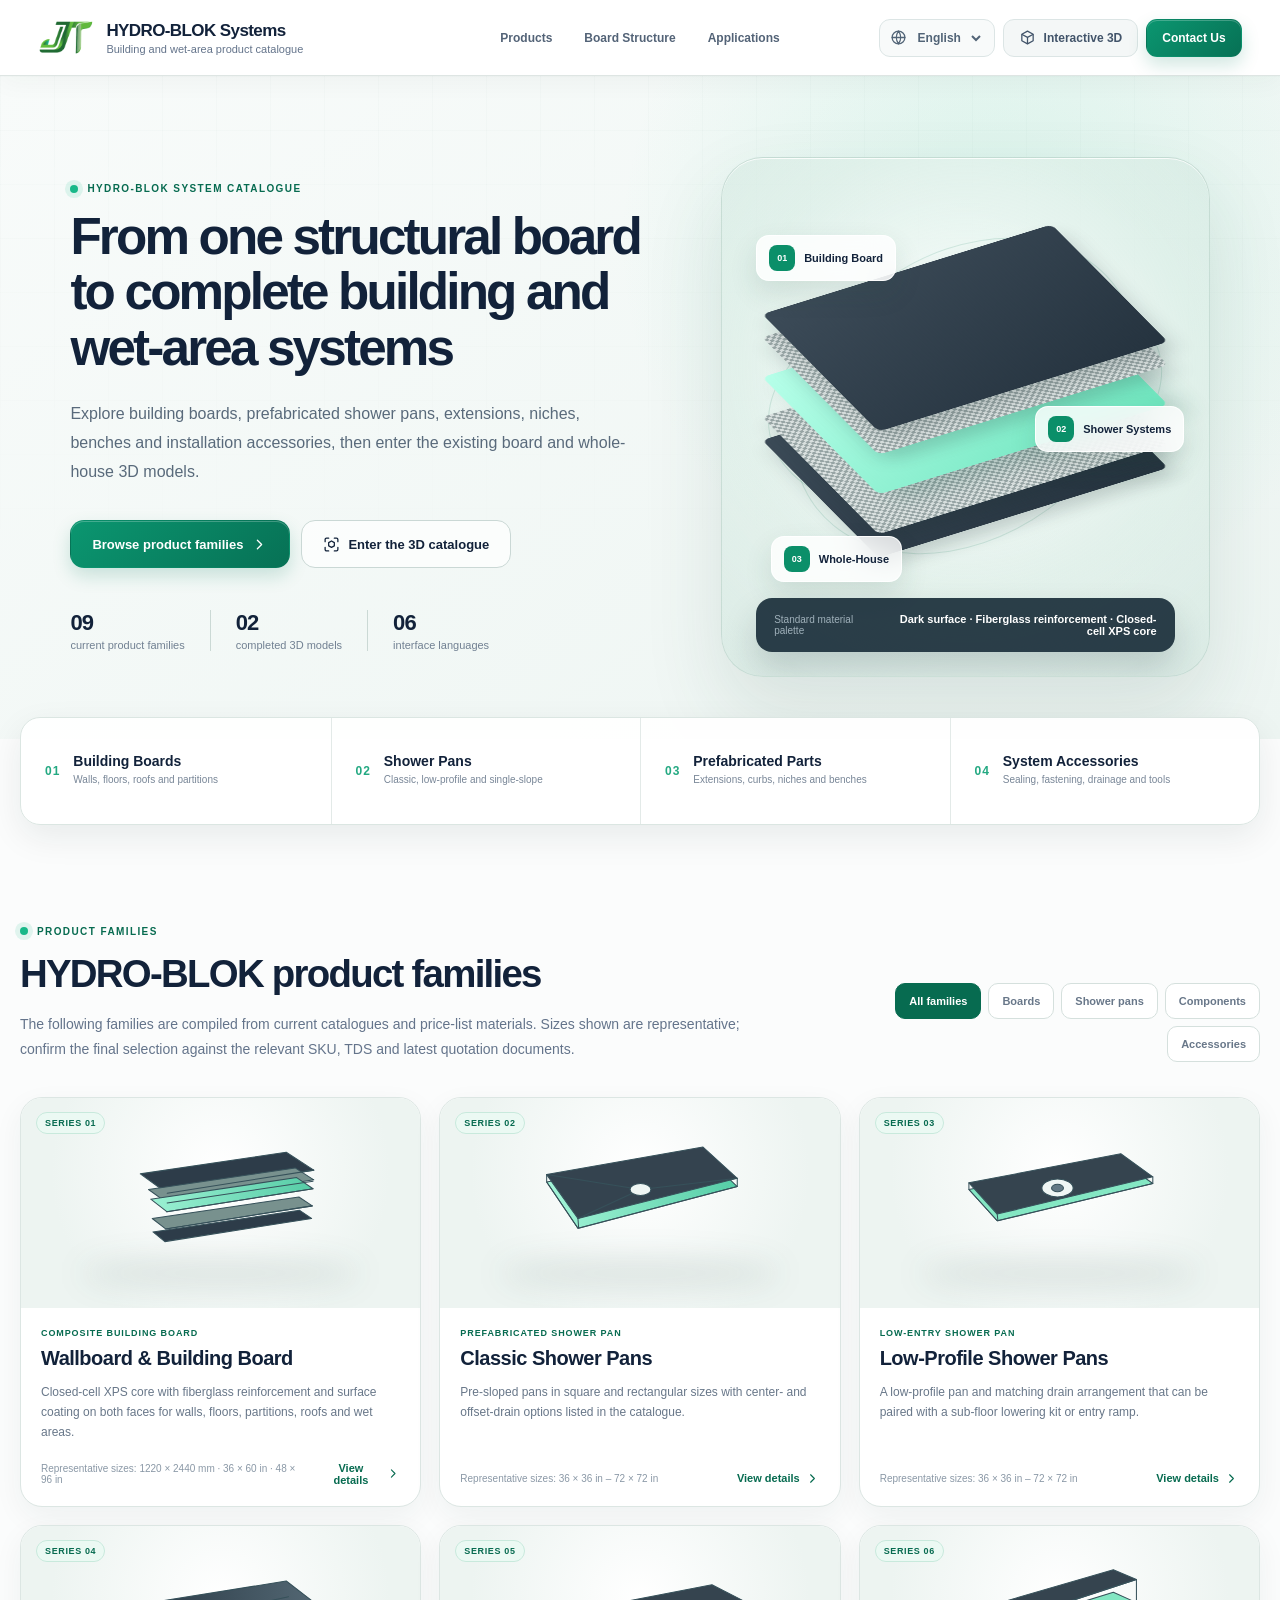
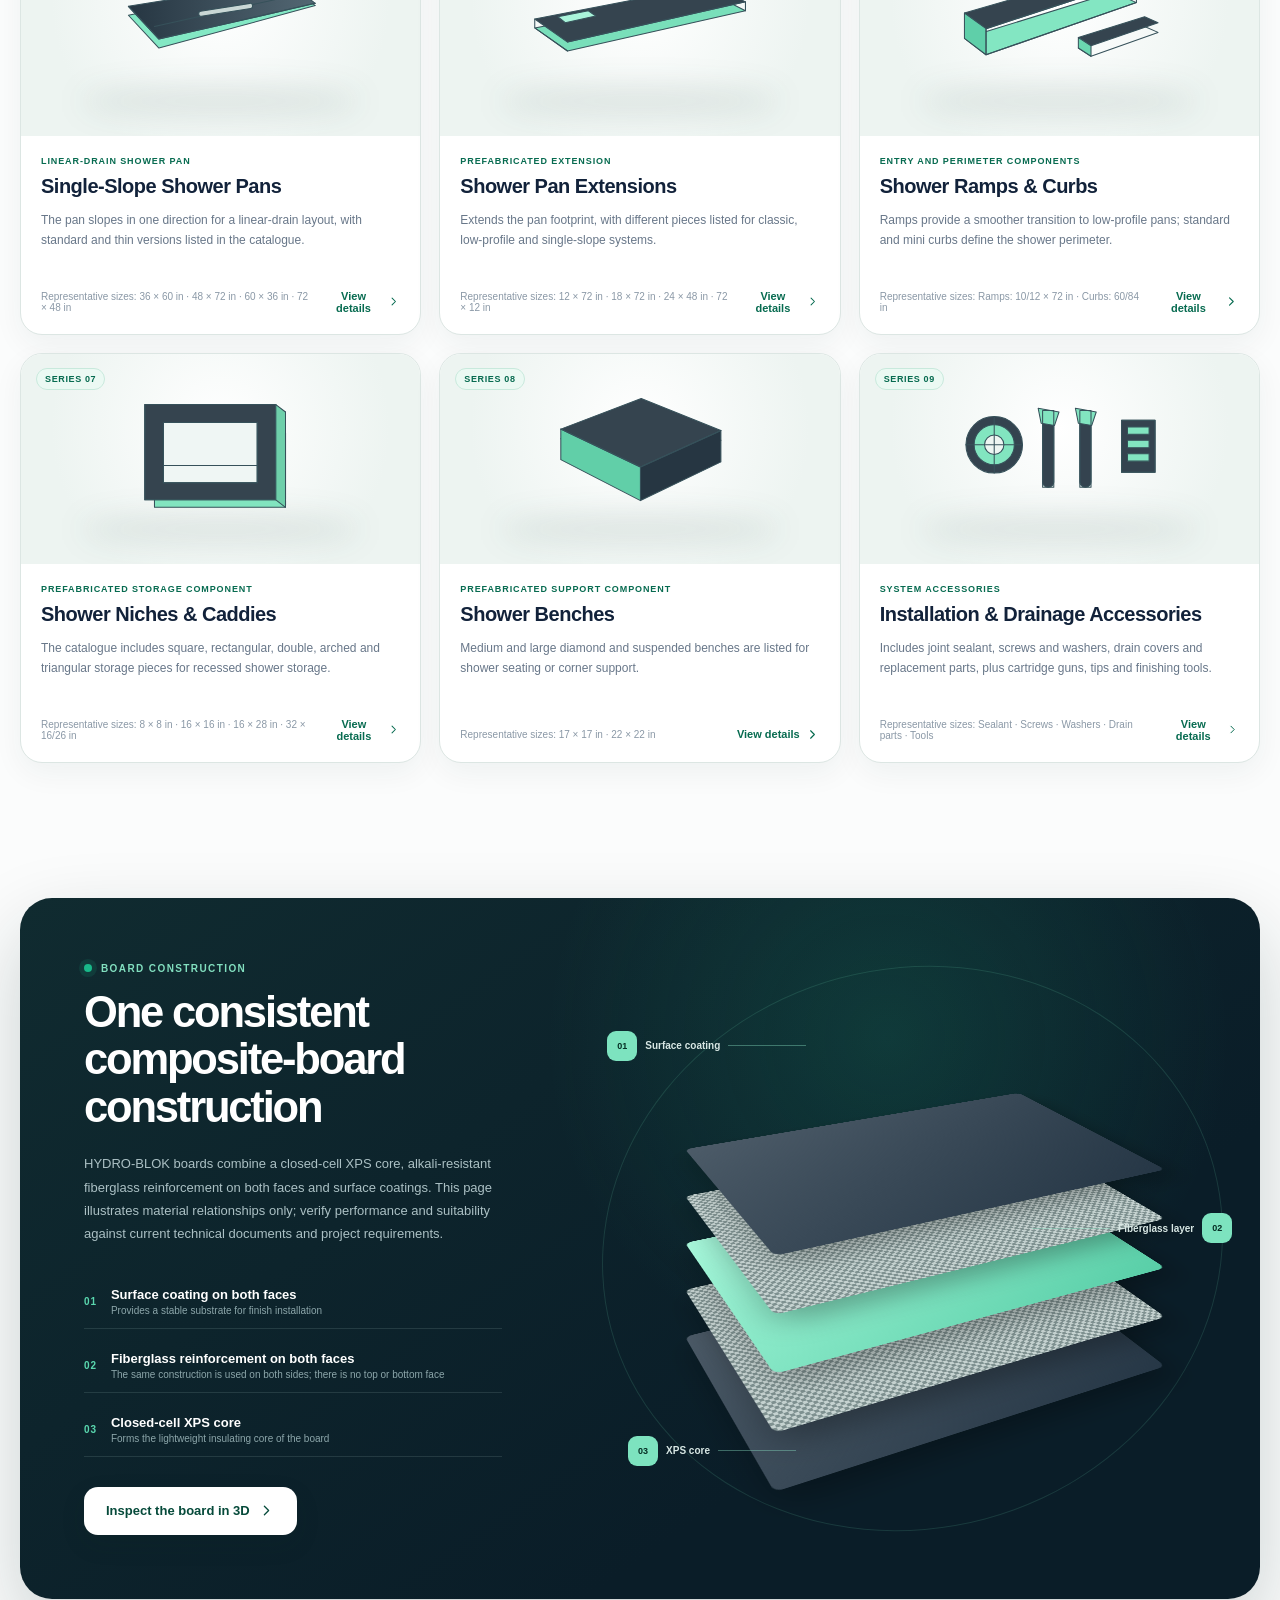
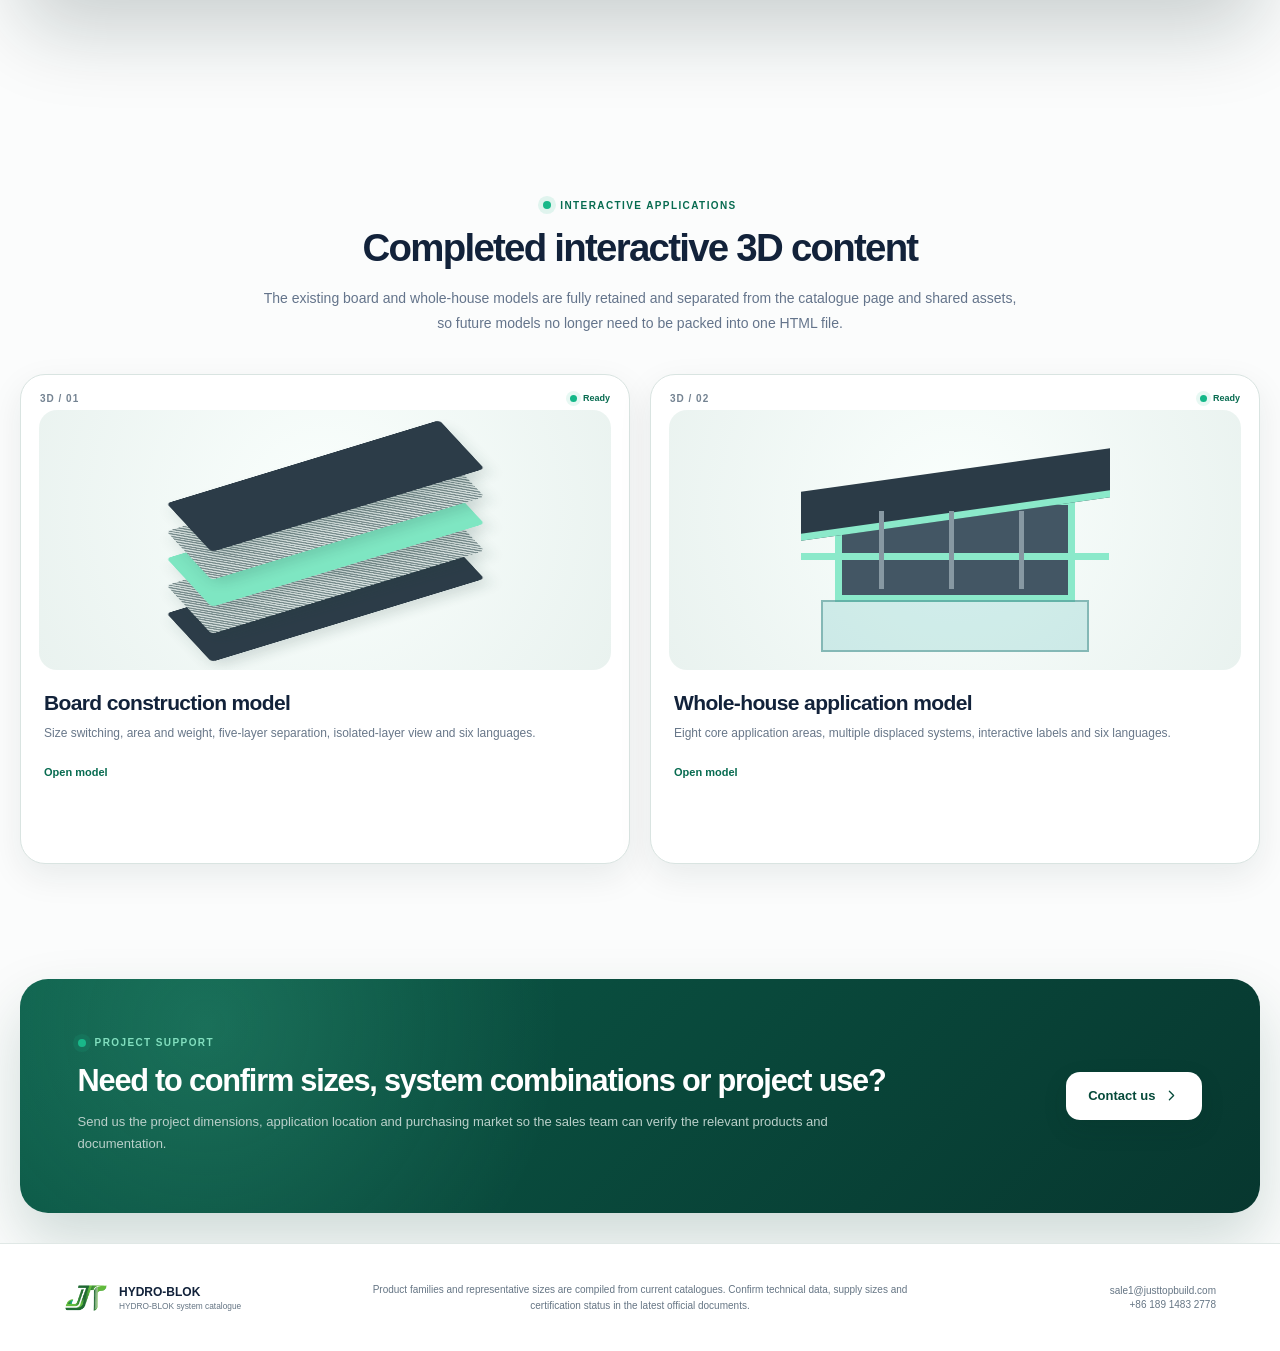
<file: index.html>
<!DOCTYPE html>
<html lang="zh-CN" dir="ltr">
<head>
  <meta charset="UTF-8">
  <meta name="viewport" content="width=device-width, initial-scale=1.0">
  <meta name="description" content="HYDRO-BLOK 格兰板产品系列、淋浴系统组件、全屋应用与3D交互产品图册。">
  <meta name="theme-color" content="#0b6f55">
  <title>HYDRO-BLOK 格兰板｜产品系列与3D交互图册</title>
  <link rel="icon" type="image/png" href="./assets/images/logo.png">
  <link rel="stylesheet" href="./assets/css/site.css">
</head>
<body>
  <a class="skip-link" href="#products" data-i18n="skipLink">跳到产品系列</a>

  <header class="site-header" id="site-header">
    <a class="brand" href="./index.html" aria-label="HYDRO-BLOK 产品系列首页">
      <span class="brand-logo"><img src="./assets/images/logo.png" alt="佳拓 JT Logo"></span>
      <span class="brand-copy">
        <span class="brand-name">HYDRO-BLOK <span data-i18n="brandLocal">格兰板</span></span>
        <span class="brand-tagline" data-i18n="brandTagline">建筑与湿区系统产品图册</span>
      </span>
    </a>

    <nav class="main-nav" aria-label="主导航">
      <a href="#products" data-i18n="navProducts">产品系列</a>
      <a href="#structure" data-i18n="navStructure">板材结构</a>
      <a href="#applications" data-i18n="navApplications">应用系统</a>
    </nav>

    <div class="header-actions">
      <label class="language-picker">
        <span class="sr-only" data-i18n="languageLabel">选择语言</span>
        <svg viewBox="0 0 24 24" aria-hidden="true"><circle cx="12" cy="12" r="9"></circle><path d="M3 12h18M12 3a15 15 0 0 1 0 18M12 3a15 15 0 0 0 0 18"></path></svg>
        <select id="language-select" aria-label="选择语言">
          <option value="zh">中文</option>
          <option value="en">English</option>
          <option value="es">Español</option>
          <option value="fr">Français</option>
          <option value="ar">العربية</option>
          <option value="ru">Русский</option>
        </select>
      </label>
      <a class="button button-quiet header-3d" href="./viewer/index.html?model=board">
        <svg viewBox="0 0 24 24" aria-hidden="true"><path d="m12 3 8 4.5v9L12 21l-8-4.5v-9L12 3Z"></path><path d="m4.5 7.7 7.5 4.2 7.5-4.2M12 12v8.5"></path></svg>
        <span data-i18n="open3dShort">3D 交互</span>
      </a>
      <button class="button button-primary" type="button" data-open-contact>
        <span data-i18n="contact">联系我们</span>
      </button>
    </div>
  </header>

  <main>
    <section class="hero" aria-labelledby="hero-title">
      <div class="hero-grid">
        <div class="hero-copy">
          <p class="eyebrow"><span class="eyebrow-dot"></span><span data-i18n="heroEyebrow">HYDRO-BLOK SYSTEM CATALOGUE</span></p>
          <h1 id="hero-title" data-i18n="heroTitle">从一块结构板，到完整的建筑与湿区应用系统</h1>
          <p class="hero-lead" data-i18n="heroLead">集中查看格兰板、预制淋浴底盘、扩展组件、壁龛座凳与安装附件，并进入现有板材及全屋3D交互模型。</p>
          <div class="hero-actions">
            <a class="button button-primary button-large" href="#products">
              <span data-i18n="browseProducts">浏览产品系列</span>
              <svg viewBox="0 0 24 24" aria-hidden="true"><path d="m9 18 6-6-6-6"></path></svg>
            </a>
            <a class="button button-outline button-large" href="./viewer/index.html?model=board">
              <svg viewBox="0 0 24 24" aria-hidden="true"><path d="M8 3H5a2 2 0 0 0-2 2v3M16 3h3a2 2 0 0 1 2 2v3M8 21H5a2 2 0 0 1-2-2v-3M16 21h3a2 2 0 0 0 2-2v-3"></path><path d="m12 7 4 2.3v4.6L12 16l-4-2.1V9.3L12 7Z"></path></svg>
              <span data-i18n="enter3d">进入3D交互图册</span>
            </a>
          </div>
          <div class="hero-notes" aria-label="产品资料概览">
            <span><strong>09</strong><small data-i18n="seriesCount">个现有产品系列</small></span>
            <span><strong>02</strong><small data-i18n="modelsCount">个已完成3D模型</small></span>
            <span><strong>06</strong><small data-i18n="languagesCount">种界面语言</small></span>
          </div>
        </div>

        <div class="hero-visual" aria-label="格兰板与系统组件示意图">
          <div class="hero-orbit hero-orbit-one"></div>
          <div class="hero-orbit hero-orbit-two"></div>
          <div class="board-stack" aria-hidden="true">
            <span class="board-layer board-layer-top"></span>
            <span class="board-layer board-layer-mesh board-layer-mesh-top"></span>
            <span class="board-layer board-layer-core"></span>
            <span class="board-layer board-layer-mesh board-layer-mesh-bottom"></span>
            <span class="board-layer board-layer-bottom"></span>
          </div>
          <div class="visual-chip visual-chip-one"><span>01</span><strong data-i18n="visualBoard">格兰板</strong></div>
          <div class="visual-chip visual-chip-two"><span>02</span><strong data-i18n="visualShower">淋浴系统</strong></div>
          <div class="visual-chip visual-chip-three"><span>03</span><strong data-i18n="visualHouse">全屋应用</strong></div>
          <div class="visual-caption">
            <span data-i18n="visualCaption">标准结构配色</span>
            <strong data-i18n="visualCaptionStrong">深灰表层 · 玻纤增强 · 闭孔XPS芯材</strong>
          </div>
        </div>
      </div>
    </section>

    <section class="trust-strip" aria-label="产品体系组成">
      <div><span>01</span><strong data-i18n="trustBoard">建筑板材</strong><small data-i18n="trustBoardSub">墙面、地面、屋面与隔墙</small></div>
      <div><span>02</span><strong data-i18n="trustPan">淋浴底盘</strong><small data-i18n="trustPanSub">经典、低位与单坡系列</small></div>
      <div><span>03</span><strong data-i18n="trustParts">预制组件</strong><small data-i18n="trustPartsSub">扩展、挡水条、壁龛与座凳</small></div>
      <div><span>04</span><strong data-i18n="trustAccessories">系统附件</strong><small data-i18n="trustAccessoriesSub">密封、紧固、排水与工具</small></div>
    </section>

    <section class="section products-section" id="products" aria-labelledby="products-title">
      <div class="section-heading heading-split">
        <div>
          <p class="eyebrow"><span class="eyebrow-dot"></span><span data-i18n="productsEyebrow">PRODUCT FAMILIES</span></p>
          <h2 id="products-title" data-i18n="productsTitle">格兰板产品系列</h2>
          <p data-i18n="productsLead">以下系列依据现有产品目录与报价资料整理；卡片中的尺寸为代表性规格，最终选型以对应SKU、TDS及最新报价资料为准。</p>
        </div>
        <div class="filter-bar" id="product-filters" role="group" aria-label="产品筛选"></div>
      </div>
      <div class="product-grid" id="product-grid"></div>
    </section>

    <section class="section structure-section" id="structure" aria-labelledby="structure-title">
      <div class="structure-card">
        <div class="structure-copy">
          <p class="eyebrow eyebrow-light"><span class="eyebrow-dot"></span><span data-i18n="structureEyebrow">BOARD CONSTRUCTION</span></p>
          <h2 id="structure-title" data-i18n="structureTitle">统一的复合板材结构</h2>
          <p data-i18n="structureLead">格兰板由闭孔XPS芯材、双面耐碱玻纤增强层及表面涂层构成。页面只展示材料与结构关系，具体性能及适用范围应以最新技术文件和项目要求核对。</p>
          <ul class="structure-list">
            <li><span>01</span><div><strong data-i18n="layerSurface">双面表面涂层</strong><small data-i18n="layerSurfaceSub">为饰面施工提供稳定基面</small></div></li>
            <li><span>02</span><div><strong data-i18n="layerMesh">双面玻纤增强层</strong><small data-i18n="layerMeshSub">上下两面采用相同结构，不区分正反面</small></div></li>
            <li><span>03</span><div><strong data-i18n="layerCore">闭孔XPS芯材</strong><small data-i18n="layerCoreSub">形成轻质板体与保温隔热核心</small></div></li>
          </ul>
          <a class="button button-light button-large" href="./viewer/index.html?model=board">
            <span data-i18n="inspectBoard3d">查看板材3D结构</span>
            <svg viewBox="0 0 24 24" aria-hidden="true"><path d="m9 18 6-6-6-6"></path></svg>
          </a>
        </div>
        <div class="structure-diagram" aria-hidden="true">
          <div class="diagram-label diagram-label-1"><span>01</span><b data-i18n="diagramSurface">表面涂层</b></div>
          <div class="diagram-label diagram-label-2"><span>02</span><b data-i18n="diagramMesh">玻纤增强</b></div>
          <div class="diagram-label diagram-label-3"><span>03</span><b data-i18n="diagramCore">XPS芯材</b></div>
          <div class="diagram-layer diagram-top"></div>
          <div class="diagram-layer diagram-mesh-top"></div>
          <div class="diagram-layer diagram-core"></div>
          <div class="diagram-layer diagram-mesh-bottom"></div>
          <div class="diagram-layer diagram-bottom"></div>
        </div>
      </div>
    </section>

    <section class="section applications-section" id="applications" aria-labelledby="applications-title">
      <div class="section-heading centered-heading">
        <p class="eyebrow"><span class="eyebrow-dot"></span><span data-i18n="applicationsEyebrow">INTERACTIVE APPLICATIONS</span></p>
        <h2 id="applications-title" data-i18n="applicationsTitle">已经完成的3D交互内容</h2>
        <p data-i18n="applicationsLead">原有板材模型和全屋模型完整保留，并已从产品首页与资源文件中分离，后续增加模型时不再挤入一个HTML文件。</p>
      </div>
      <div class="experience-grid">
        <a class="experience-card experience-board" href="./viewer/index.html?model=board">
          <div class="experience-top"><span class="experience-index">3D / 01</span><span class="status-dot"><i></i><b data-i18n="ready">可用</b></span></div>
          <div class="experience-art board-mini" aria-hidden="true"><i></i><i></i><i></i><i></i><i></i></div>
          <div class="experience-copy"><h3 data-i18n="boardModelTitle">板材结构模型</h3><p data-i18n="boardModelDesc">规格切换、面积与重量、五层拆分、单层置中及六种语言。</p><span data-i18n="openModel">打开模型</span></div>
        </a>
        <a class="experience-card experience-house" href="./viewer/index.html?model=house">
          <div class="experience-top"><span class="experience-index">3D / 02</span><span class="status-dot"><i></i><b data-i18n="ready">可用</b></span></div>
          <div class="experience-art house-mini" aria-hidden="true"><i class="hm-roof"></i><i class="hm-body"></i><i class="hm-floor"></i><i class="hm-basement"></i><i class="hm-lines"></i></div>
          <div class="experience-copy"><h3 data-i18n="houseModelTitle">全屋应用示意模型</h3><p data-i18n="houseModelDesc">八个核心应用区域、多个系统同时移出、标注交互与六种语言。</p><span data-i18n="openModel">打开模型</span></div>
        </a>
      </div>
    </section>

    <section class="contact-banner">
      <div><p class="eyebrow eyebrow-light"><span class="eyebrow-dot"></span><span data-i18n="contactEyebrow">PROJECT SUPPORT</span></p><h2 data-i18n="contactBannerTitle">需要确认规格、系统组合或项目应用？</h2><p data-i18n="contactBannerLead">把项目尺寸、应用位置和采购地区发给我们，由业务团队进一步核对对应产品与资料。</p></div>
      <button class="button button-light button-large" type="button" data-open-contact><span data-i18n="contactNow">立即联系</span><svg viewBox="0 0 24 24" aria-hidden="true"><path d="m9 18 6-6-6-6"></path></svg></button>
    </section>
  </main>

  <footer class="site-footer">
    <div class="footer-brand"><img src="./assets/images/logo.png" alt="佳拓 JT Logo"><div><strong>HYDRO-BLOK</strong><small data-i18n="footerTagline">格兰板系统产品图册</small></div></div>
    <p data-i18n="footerNote">产品系列与代表性尺寸依据现有目录整理；技术参数、供货规格与认证状态请以最新正式文件为准。</p>
    <div class="footer-links"><a href="mailto:sale1@justtopbuild.com">sale1@justtopbuild.com</a><a href="tel:+8618914832778">+86 189 1483 2778</a></div>
  </footer>

  <div class="modal" id="product-modal" role="dialog" aria-modal="true" aria-hidden="true" aria-labelledby="product-modal-title">
    <div class="modal-backdrop" data-close-product></div>
    <article class="modal-card product-modal-card" tabindex="-1">
      <button class="modal-close" type="button" data-close-product aria-label="关闭"><svg viewBox="0 0 24 24" aria-hidden="true"><path d="m6 6 12 12M18 6 6 18"></path></svg></button>
      <div id="product-modal-content"></div>
    </article>
  </div>

  <div class="modal" id="contact-modal" role="dialog" aria-modal="true" aria-hidden="true" aria-labelledby="contact-modal-title">
    <div class="modal-backdrop" data-close-contact></div>
    <article class="modal-card contact-modal-card" tabindex="-1">
      <button class="modal-close" type="button" data-close-contact aria-label="关闭"><svg viewBox="0 0 24 24" aria-hidden="true"><path d="m6 6 12 12M18 6 6 18"></path></svg></button>
      <p class="eyebrow"><span class="eyebrow-dot"></span><span data-i18n="contactModalEyebrow">CONTACT JUST TOP</span></p>
      <h2 id="contact-modal-title" data-i18n="contactModalTitle">联系佳拓</h2>
      <p class="modal-intro" data-i18n="contactModalLead">产品规格、应用方案与商务合作咨询</p>
      <div class="contact-list">
        <a href="https://wa.me/8618914832778" target="_blank" rel="noopener noreferrer"><span class="contact-icon">W</span><span><small>WhatsApp</small><strong dir="ltr">+86 189 1483 2778</strong></span><b data-i18n="startChat">发起沟通</b></a>
        <a href="tel:+8618914832778"><span class="contact-icon">T</span><span><small data-i18n="phone">电话</small><strong dir="ltr">+86 189 1483 2778</strong></span><b data-i18n="callNow">拨打电话</b></a>
        <a href="mailto:sale1@justtopbuild.com"><span class="contact-icon">@</span><span><small data-i18n="email">邮箱</small><strong dir="ltr">sale1@justtopbuild.com</strong></span><b data-i18n="sendEmail">发送邮件</b></a>
      </div>
    </article>
  </div>

  <script src="./assets/js/i18n.js"></script>
  <script src="./assets/js/products.js"></script>
  <script src="./assets/js/app.js"></script>
</body>
</html>
</file>
<file: assets/css/site.css>
:root {
  --ink: #12223a;
  --muted: #64748b;
  --line: #dce5e5;
  --surface: #ffffff;
  --surface-soft: #f4f7f6;
  --green: #0b8f69;
  --green-dark: #076b50;
  --green-deep: #064a3a;
  --green-soft: #e8f7f1;
  --mint: #87efcd;
  --charcoal: #263746;
  --shadow: 0 24px 70px rgba(15, 43, 38, .12);
  --shadow-soft: 0 12px 34px rgba(15, 43, 38, .08);
  --radius: 24px;
}

* { box-sizing: border-box; }
html { scroll-behavior: smooth; }
body {
  margin: 0;
  color: var(--ink);
  background: #fbfcfc;
  font-family: Inter, "Noto Sans SC", "Microsoft YaHei", "Segoe UI", Arial, sans-serif;
  text-rendering: optimizeLegibility;
}
body.modal-open { overflow: hidden; }
button, select { font: inherit; }
button, a { -webkit-tap-highlight-color: transparent; }
a { color: inherit; text-decoration: none; }
svg { display: block; fill: none; stroke: currentColor; stroke-width: 1.8; stroke-linecap: round; stroke-linejoin: round; }
.sr-only { position: absolute; width: 1px; height: 1px; padding: 0; margin: -1px; overflow: hidden; clip: rect(0,0,0,0); white-space: nowrap; border: 0; }
.skip-link { position: fixed; z-index: 200; left: 16px; top: -60px; padding: 10px 16px; border-radius: 10px; color: white; background: var(--ink); transition: top .2s ease; }
.skip-link:focus { top: 14px; }

.site-header {
  position: sticky;
  z-index: 80;
  top: 0;
  min-height: 76px;
  padding: 0 clamp(20px, 3vw, 54px);
  display: grid;
  grid-template-columns: minmax(280px, 1fr) auto minmax(280px, 1fr);
  align-items: center;
  gap: 26px;
  background: rgba(255,255,255,.88);
  border-bottom: 1px solid rgba(168, 187, 181, .38);
  backdrop-filter: blur(18px) saturate(140%);
  box-shadow: 0 7px 24px rgba(20, 43, 39, .035);
}
.brand { display: inline-flex; align-items: center; gap: 12px; min-width: 0; justify-self: start; }
.brand-logo { width: 56px; height: 48px; display: grid; place-items: center; flex: 0 0 56px; }
.brand-logo img { width: 100%; height: 100%; object-fit: contain; }
.brand-copy { display: flex; min-width: 0; flex-direction: column; gap: 2px; }
.brand-name { font-weight: 820; font-size: 17px; letter-spacing: -.035em; white-space: nowrap; }
.brand-tagline { color: var(--muted); font-size: 11px; white-space: nowrap; }
.main-nav { display: flex; align-items: center; justify-content: center; gap: 6px; }
.main-nav a { padding: 10px 13px; border-radius: 11px; color: #536377; font-size: 12px; font-weight: 680; transition: .18s ease; white-space: nowrap; }
.main-nav a:hover { color: var(--green-dark); background: var(--green-soft); }
.header-actions { display: flex; justify-self: end; align-items: center; gap: 8px; }
.language-picker { height: 38px; display: flex; align-items: center; gap: 7px; padding: 0 10px; border: 1px solid var(--line); border-radius: 11px; color: #526477; background: rgba(248,250,250,.9); }
.language-picker svg { width: 17px; height: 17px; flex: 0 0 17px; }
.language-picker select { max-width: 120px; color: inherit; border: 0; outline: 0; background: transparent; font-size: 12px; font-weight: 700; cursor: pointer; }
.button { min-height: 38px; display: inline-flex; align-items: center; justify-content: center; gap: 8px; padding: 0 15px; border: 1px solid transparent; border-radius: 11px; font-weight: 720; font-size: 12px; cursor: pointer; transition: transform .18s ease, box-shadow .18s ease, background .18s ease, border-color .18s ease; }
.button svg { width: 17px; height: 17px; }
.button:hover { transform: translateY(-1px); }
.button-primary { color: white; background: linear-gradient(135deg, #0b9670, #077155); box-shadow: 0 8px 18px rgba(8, 125, 93, .19), inset 0 1px 0 rgba(255,255,255,.23); }
.button-primary:hover { box-shadow: 0 11px 22px rgba(8, 125, 93, .25), inset 0 1px 0 rgba(255,255,255,.23); }
.button-quiet { color: #42546a; background: #f4f7f7; border-color: var(--line); }
.button-outline { color: var(--ink); background: rgba(255,255,255,.72); border-color: #cad8d5; }
.button-light { color: var(--green-deep); background: white; box-shadow: 0 9px 24px rgba(3, 43, 33, .12); }
.button-large { min-height: 48px; padding: 0 21px; border-radius: 14px; font-size: 13px; }

.hero { position: relative; overflow: hidden; padding: clamp(56px, 6.3vw, 104px) clamp(20px, 5.5vw, 96px) 62px; background: radial-gradient(circle at 78% 25%, rgba(96, 218, 177, .18), transparent 34%), linear-gradient(145deg, #f8fbfa 0%, #edf5f2 100%); }
.hero::before { content: ""; position: absolute; inset: 0; opacity: .5; pointer-events: none; background-image: linear-gradient(rgba(18,66,54,.035) 1px, transparent 1px), linear-gradient(90deg, rgba(18,66,54,.035) 1px, transparent 1px); background-size: 54px 54px; mask-image: linear-gradient(to bottom, black, transparent 82%); }
.hero-grid { position: relative; z-index: 1; width: min(1450px, 100%); margin: 0 auto; display: grid; grid-template-columns: minmax(0, .94fr) minmax(430px, .8fr); gap: clamp(44px, 6vw, 100px); align-items: center; }
.eyebrow { margin: 0 0 14px; display: flex; align-items: center; gap: 9px; color: var(--green-dark); font-size: 10px; line-height: 1.3; font-weight: 800; letter-spacing: .14em; text-transform: uppercase; }
.eyebrow-dot { width: 8px; height: 8px; border-radius: 50%; background: #19b889; box-shadow: 0 0 0 5px rgba(25,184,137,.12); }
.hero h1 { max-width: 760px; margin: 0; font-size: clamp(38px, 4vw, 68px); line-height: 1.08; letter-spacing: -.055em; font-weight: 850; }
.hero-lead { max-width: 710px; margin: 24px 0 0; color: #596a7b; font-size: clamp(15px, 1.25vw, 18px); line-height: 1.82; }
.hero-actions { margin-top: 34px; display: flex; flex-wrap: wrap; gap: 11px; }
.hero-notes { margin-top: 42px; display: flex; align-items: stretch; gap: 0; }
.hero-notes span { min-width: 120px; padding: 0 25px; border-left: 1px solid #cbd9d5; display: flex; flex-direction: column; gap: 3px; }
.hero-notes span:first-child { padding-left: 0; border-left: 0; }
.hero-notes strong { font-size: 22px; letter-spacing: -.04em; }
.hero-notes small { color: #718092; font-size: 11px; }
.hero-visual { position: relative; min-height: 520px; border: 1px solid rgba(156,186,176,.35); border-radius: 42px; background: radial-gradient(circle at 50% 40%, rgba(255,255,255,.94), rgba(221,238,231,.68) 58%, rgba(192,221,211,.42)); box-shadow: inset 0 1px 0 rgba(255,255,255,.8), 0 35px 80px rgba(31,79,65,.12); overflow: hidden; }
.hero-orbit { position: absolute; left: 50%; top: 46%; border: 1px solid rgba(31,125,96,.15); border-radius: 50%; transform: translate(-50%,-50%) rotate(-11deg); }
.hero-orbit-one { width: 82%; height: 45%; }
.hero-orbit-two { width: 58%; height: 72%; transform: translate(-50%,-50%) rotate(54deg); }
.board-stack { position: absolute; width: 68%; height: 240px; left: 50%; top: 45%; transform: translate(-50%,-50%) rotateX(56deg) rotateZ(-29deg); transform-style: preserve-3d; }
.board-layer { position: absolute; inset: 0; border-radius: 8px; box-shadow: 0 16px 24px rgba(24,45,43,.18); }
.board-layer-top { z-index: 5; background: linear-gradient(155deg, #3c4b58, #25333f); transform: translateZ(76px); }
.board-layer-mesh { background-color: #d9e0df; background-image: linear-gradient(45deg, rgba(45,67,70,.38) 25%, transparent 25%, transparent 75%, rgba(45,67,70,.38) 75%), linear-gradient(45deg, rgba(45,67,70,.38) 25%, transparent 25%, transparent 75%, rgba(45,67,70,.38) 75%); background-size: 8px 8px; background-position: 0 0, 4px 4px; }
.board-layer-mesh-top { z-index: 4; transform: translateZ(48px); }
.board-layer-core { z-index: 3; background: linear-gradient(145deg, #b6ffe9, #6de4bd); transform: translateZ(0); box-shadow: 12px 22px 28px rgba(22,95,73,.2); }
.board-layer-mesh-bottom { z-index: 2; transform: translateZ(-48px); }
.board-layer-bottom { z-index: 1; background: linear-gradient(155deg, #3c4b58, #25333f); transform: translateZ(-76px); }
.visual-chip { position: absolute; z-index: 8; min-width: 118px; display: flex; align-items: center; gap: 9px; padding: 9px 12px; border: 1px solid rgba(255,255,255,.9); border-radius: 13px; color: var(--ink); background: rgba(255,255,255,.82); backdrop-filter: blur(14px); box-shadow: 0 12px 28px rgba(30,75,61,.12); }
.visual-chip span { width: 26px; height: 26px; display: grid; place-items: center; border-radius: 8px; color: white; background: var(--green); font-size: 9px; font-weight: 800; }
.visual-chip strong { font-size: 11px; white-space: nowrap; }
.visual-chip-one { top: 15%; left: 7%; }
.visual-chip-two { top: 48%; right: 5%; }
.visual-chip-three { bottom: 18%; left: 10%; }
.visual-caption { position: absolute; z-index: 8; left: 7%; right: 7%; bottom: 24px; display: flex; align-items: center; justify-content: space-between; gap: 20px; padding: 15px 18px; border-radius: 16px; color: white; background: rgba(16,37,50,.88); box-shadow: 0 18px 34px rgba(20,45,50,.18); }
.visual-caption span { color: #9fb0ba; font-size: 10px; }
.visual-caption strong { font-size: 11px; text-align: right; }

.trust-strip { width: min(1450px, calc(100% - 40px)); margin: -22px auto 0; position: relative; z-index: 4; display: grid; grid-template-columns: repeat(4, 1fr); border: 1px solid #dbe6e2; border-radius: 20px; background: rgba(255,255,255,.95); box-shadow: var(--shadow-soft); overflow: hidden; }
.trust-strip > div { min-height: 106px; padding: 22px 24px; display: grid; grid-template-columns: auto 1fr; grid-template-rows: auto auto; column-gap: 13px; align-content: center; border-left: 1px solid #e3eae8; }
.trust-strip > div:first-child { border-left: 0; }
.trust-strip span { grid-row: 1 / 3; align-self: center; color: #24a982; font-size: 12px; font-weight: 850; letter-spacing: .08em; }
.trust-strip strong { font-size: 14px; }
.trust-strip small { margin-top: 4px; color: #788697; font-size: 10px; line-height: 1.45; }

.section { width: min(1450px, calc(100% - 40px)); margin: 0 auto; padding: 100px 0; }
.section-heading h2 { margin: 0; font-size: clamp(30px, 3vw, 45px); line-height: 1.15; letter-spacing: -.045em; }
.section-heading p:not(.eyebrow) { max-width: 770px; margin: 16px 0 0; color: var(--muted); font-size: 14px; line-height: 1.78; }
.heading-split { display: flex; align-items: end; justify-content: space-between; gap: 34px; }
.filter-bar { display: flex; flex-wrap: wrap; justify-content: flex-end; gap: 7px; }
.filter-button { min-height: 36px; padding: 0 13px; border: 1px solid #d5e0dd; border-radius: 10px; color: #687789; background: #fff; font-size: 11px; font-weight: 700; cursor: pointer; }
.filter-button:hover, .filter-button.is-active { color: #fff; border-color: var(--green-dark); background: var(--green-dark); }
.product-grid { margin-top: 35px; display: grid; grid-template-columns: repeat(3, minmax(0,1fr)); gap: 18px; }
.product-card { position: relative; min-height: 410px; display: flex; flex-direction: column; overflow: hidden; border: 1px solid #dce6e3; border-radius: 22px; background: white; box-shadow: 0 10px 30px rgba(25,57,49,.055); transition: transform .22s ease, box-shadow .22s ease, border-color .22s ease; }
.product-card:hover { transform: translateY(-4px); border-color: #b8d9ce; box-shadow: 0 22px 48px rgba(25,70,56,.12); }
.product-visual { position: relative; height: 210px; display: grid; place-items: center; overflow: hidden; background: radial-gradient(circle at 50% 35%, #fff, #edf4f1 70%); }
.product-visual::after { content: ""; position: absolute; width: 70%; height: 30px; bottom: 20px; border-radius: 50%; background: rgba(28,62,55,.11); filter: blur(15px); }
.product-visual svg { position: relative; z-index: 2; width: 78%; height: 78%; stroke: #36515a; stroke-width: 1.4; }
.product-index { position: absolute; z-index: 3; left: 15px; top: 14px; padding: 5px 8px; border-radius: 999px; color: var(--green-dark); background: rgba(235,250,244,.92); border: 1px solid #c8e9dc; font-size: 9px; font-weight: 800; letter-spacing: .07em; }
.product-card-body { flex: 1; padding: 20px; display: flex; flex-direction: column; }
.product-category { color: var(--green-dark); font-size: 9px; font-weight: 850; letter-spacing: .1em; text-transform: uppercase; }
.product-card h3 { margin: 8px 0 0; font-size: 20px; line-height: 1.25; letter-spacing: -.025em; }
.product-card p { margin: 11px 0 0; color: #687789; font-size: 12px; line-height: 1.68; }
.product-meta { margin-top: auto; padding-top: 18px; display: flex; align-items: center; justify-content: space-between; gap: 12px; }
.product-meta small { color: #8a98a6; font-size: 10px; }
.product-open { display: inline-flex; align-items: center; gap: 5px; border: 0; padding: 0; color: var(--green-dark); background: transparent; font-size: 11px; font-weight: 800; cursor: pointer; }
.product-open svg { width: 15px; height: 15px; transition: transform .18s ease; }
.product-open:hover svg { transform: translateX(3px); }

.structure-section { padding-top: 35px; }
.structure-card { min-height: 620px; display: grid; grid-template-columns: .88fr 1.12fr; border-radius: 32px; color: white; background: radial-gradient(circle at 70% 20%, rgba(29,155,116,.2), transparent 33%), linear-gradient(145deg, #102b30, #0a1d28 70%); box-shadow: 0 32px 80px rgba(10,33,36,.2); overflow: hidden; }
.structure-copy { padding: clamp(36px, 5vw, 76px); display: flex; flex-direction: column; justify-content: center; }
.eyebrow-light { color: #82dfbf; }
.structure-copy h2 { margin: 0; max-width: 590px; font-size: clamp(32px, 3.4vw, 52px); line-height: 1.1; letter-spacing: -.05em; }
.structure-copy > p:not(.eyebrow) { margin: 20px 0 0; color: #abc0c4; font-size: 13px; line-height: 1.8; }
.structure-list { margin: 29px 0 30px; padding: 0; list-style: none; display: grid; gap: 10px; }
.structure-list li { padding: 12px 0; display: flex; align-items: center; gap: 14px; border-bottom: 1px solid rgba(207,237,229,.12); }
.structure-list li > span { color: #5ad8af; font-size: 10px; font-weight: 850; letter-spacing: .09em; }
.structure-list strong, .structure-list small { display: block; }
.structure-list strong { font-size: 13px; }
.structure-list small { margin-top: 3px; color: #8ca6aa; font-size: 10px; }
.structure-copy .button { align-self: flex-start; }
.structure-diagram { position: relative; min-height: 620px; overflow: hidden; perspective: 1000px; }
.structure-diagram::before { content: ""; position: absolute; left: 5%; right: 5%; top: 10%; bottom: 10%; border: 1px solid rgba(124,230,193,.14); border-radius: 50%; transform: rotate(-15deg); }
.diagram-layer { position: absolute; width: 58%; height: 38%; left: 22%; top: 32%; border-radius: 8px; transform: rotateX(63deg) rotateZ(-27deg); box-shadow: 0 18px 36px rgba(0,0,0,.28); }
.diagram-top { z-index: 5; background: linear-gradient(145deg,#4c5b68,#263746); translate: 0 -96px; }
.diagram-mesh-top, .diagram-mesh-bottom { background-color: #c5d2d0; background-image: linear-gradient(45deg,rgba(41,66,67,.45) 25%,transparent 25%,transparent 75%,rgba(41,66,67,.45) 75%),linear-gradient(45deg,rgba(41,66,67,.45) 25%,transparent 25%,transparent 75%,rgba(41,66,67,.45) 75%); background-size: 8px 8px; background-position: 0 0,4px 4px; }
.diagram-mesh-top { z-index: 4; translate: 0 -48px; }
.diagram-core { z-index: 3; background: linear-gradient(145deg,#a9fadd,#58cea7); }
.diagram-mesh-bottom { z-index: 2; translate: 0 48px; }
.diagram-bottom { z-index: 1; background: linear-gradient(145deg,#4c5b68,#263746); translate: 0 96px; }
.diagram-label { position: absolute; z-index: 9; display: flex; align-items: center; gap: 8px; color: #d8e7e4; font-size: 10px; }
.diagram-label span { width: 30px; height: 30px; display: grid; place-items: center; border-radius: 9px; color: #062f25; background: #7de3bf; font-size: 9px; font-weight: 850; }
.diagram-label::after { content: ""; width: 78px; height: 1px; background: rgba(139,226,196,.4); }
.diagram-label-1 { top: 19%; left: 6%; }
.diagram-label-2 { top: 45%; right: 4%; flex-direction: row-reverse; }
.diagram-label-3 { bottom: 19%; left: 9%; }

.applications-section { padding-bottom: 115px; }
.centered-heading { max-width: 790px; margin: 0 auto; text-align: center; }
.centered-heading .eyebrow { justify-content: center; }
.centered-heading p:not(.eyebrow) { margin-left: auto; margin-right: auto; }
.experience-grid { margin-top: 38px; display: grid; grid-template-columns: repeat(2,minmax(0,1fr)); gap: 20px; }
.experience-card { min-height: 490px; display: flex; flex-direction: column; overflow: hidden; border: 1px solid #d9e4e1; border-radius: 25px; background: white; box-shadow: var(--shadow-soft); transition: transform .22s ease, box-shadow .22s ease; }
.experience-card:hover { transform: translateY(-4px); box-shadow: var(--shadow); }
.experience-top { padding: 18px 19px 0; display: flex; align-items: center; justify-content: space-between; }
.experience-index { color: #748392; font-size: 10px; font-weight: 800; letter-spacing: .1em; }
.status-dot { display: inline-flex; align-items: center; gap: 6px; color: var(--green-dark); font-size: 9px; }
.status-dot i { width: 7px; height: 7px; border-radius: 50%; background: #14b788; box-shadow: 0 0 0 4px rgba(20,183,136,.1); }
.experience-art { position: relative; height: 260px; margin: 6px 18px 0; border-radius: 18px; background: radial-gradient(circle at 50% 38%, #fafffd, #e9f2ef); overflow: hidden; }
.experience-copy { padding: 21px 23px 24px; }
.experience-copy h3 { margin: 0; font-size: 21px; letter-spacing: -.03em; }
.experience-copy p { margin: 9px 0 18px; color: #687789; font-size: 12px; line-height: 1.65; }
.experience-copy span { color: var(--green-dark); font-size: 11px; font-weight: 800; }
.board-mini i { position: absolute; width: 54%; height: 37%; left: 23%; top: 32%; border-radius: 5px; transform: rotateX(55deg) rotateZ(-28deg); box-shadow: 0 12px 18px rgba(26,63,55,.14); }
.board-mini i:nth-child(1), .board-mini i:nth-child(5) { background: #2c3c48; }
.board-mini i:nth-child(1) { translate: 0 -55px; z-index: 5; }
.board-mini i:nth-child(2), .board-mini i:nth-child(4) { background: repeating-linear-gradient(45deg,#778b8c 0 2px,#d5dfdd 2px 4px); }
.board-mini i:nth-child(2) { translate: 0 -27px; z-index: 4; }
.board-mini i:nth-child(3) { z-index: 3; background: #7ee6c2; }
.board-mini i:nth-child(4) { translate: 0 27px; z-index: 2; }
.board-mini i:nth-child(5) { translate: 0 55px; z-index: 1; }
.house-mini .hm-body { position: absolute; width: 42%; height: 40%; left: 29%; top: 34%; background: #435664; box-shadow: inset 0 0 0 7px #8be9ca; clip-path: polygon(0 12%,100% 0,100% 100%,0 100%); }
.house-mini .hm-roof { position: absolute; z-index: 3; width: 54%; height: 19%; left: 23%; top: 23%; background: #2b3b47; border-bottom: 7px solid #8be9ca; transform: skewY(-8deg); }
.house-mini .hm-floor { position: absolute; z-index: 4; width: 54%; height: 7px; left: 23%; top: 55%; background: #8be9ca; }
.house-mini .hm-basement { position: absolute; width: 47%; height: 20%; left: 26.5%; top: 73%; background: rgba(111,197,194,.28); border: 2px solid rgba(74,144,142,.55); }
.house-mini .hm-lines { position: absolute; z-index: 5; width: 5px; height: 30%; left: 49%; top: 39%; background: #8798a2; box-shadow: -70px 0 #8798a2,70px 0 #8798a2; }

.contact-banner { width: min(1450px, calc(100% - 40px)); margin: 0 auto 30px; padding: clamp(30px,4.5vw,58px); display: flex; align-items: center; justify-content: space-between; gap: 34px; border-radius: 28px; color: white; background: radial-gradient(circle at 15% 20%, rgba(97,230,184,.18), transparent 33%), linear-gradient(135deg,#0b5b48,#07372f); box-shadow: 0 28px 60px rgba(7,67,52,.18); }
.contact-banner h2 { margin: 0; font-size: clamp(25px,2.4vw,38px); letter-spacing: -.04em; }
.contact-banner p:not(.eyebrow) { max-width: 820px; margin: 12px 0 0; color: #bad0ca; font-size: 13px; line-height: 1.7; }
.contact-banner .button { flex: 0 0 auto; }
.site-footer { padding: 28px clamp(20px,5vw,86px); display: grid; grid-template-columns: 1fr minmax(260px,560px) 1fr; align-items: center; gap: 30px; color: #657584; border-top: 1px solid #e0e8e6; background: white; font-size: 10px; }
.footer-brand { display: flex; align-items: center; gap: 11px; }
.footer-brand img { width: 44px; height: 38px; object-fit: contain; }
.footer-brand strong, .footer-brand small { display: block; }
.footer-brand strong { color: var(--ink); font-size: 12px; }
.footer-brand small { margin-top: 2px; }
.site-footer p { text-align: center; line-height: 1.55; }
.footer-links { justify-self: end; display: flex; flex-direction: column; align-items: flex-end; gap: 3px; }
.footer-links a:hover { color: var(--green-dark); }

.modal { position: fixed; z-index: 120; inset: 0; display: grid; place-items: center; padding: 22px; visibility: hidden; opacity: 0; transition: opacity .2s ease, visibility .2s ease; }
.modal.is-open { visibility: visible; opacity: 1; }
.modal-backdrop { position: absolute; inset: 0; background: rgba(7,20,28,.66); backdrop-filter: blur(8px); }
.modal-card { position: relative; z-index: 1; width: min(590px,100%); max-height: min(760px,calc(100vh - 44px)); overflow: auto; padding: 28px; border: 1px solid rgba(255,255,255,.85); border-radius: 24px; background: rgba(255,255,255,.98); box-shadow: 0 34px 90px rgba(6,23,27,.32); transform: translateY(14px) scale(.98); transition: transform .22s ease; }
.modal.is-open .modal-card { transform: translateY(0) scale(1); }
.modal-close { position: absolute; z-index: 2; right: 16px; top: 16px; width: 36px; height: 36px; display: grid; place-items: center; border: 1px solid #dbe5e3; border-radius: 10px; color: #6a7a89; background: #f7f9f9; cursor: pointer; }
.modal-close:hover { color: var(--ink); background: #edf2f1; }
.modal-close svg { width: 18px; height: 18px; }
.product-modal-visual { height: 215px; margin: -28px -28px 24px; display: grid; place-items: center; background: radial-gradient(circle at 50% 35%, #fff, #e8f3ef); }
.product-modal-visual svg { width: 68%; height: 76%; stroke: #36515a; }
.product-modal-tag { color: var(--green-dark); font-size: 9px; font-weight: 850; letter-spacing: .11em; text-transform: uppercase; }
.product-modal-card h2, .contact-modal-card h2 { margin: 8px 0 0; font-size: 27px; letter-spacing: -.04em; }
.product-modal-summary, .modal-intro { margin: 12px 0 0; color: #657586; font-size: 13px; line-height: 1.72; }
.detail-grid { margin-top: 20px; display: grid; grid-template-columns: repeat(2,minmax(0,1fr)); gap: 9px; }
.detail-cell { min-height: 82px; padding: 13px; border: 1px solid #dce6e3; border-radius: 13px; background: #f7f9f9; }
.detail-cell small, .detail-cell strong { display: block; }
.detail-cell small { color: #82909d; font-size: 9px; }
.detail-cell strong { margin-top: 6px; font-size: 11px; line-height: 1.55; }
.modal-note { margin: 17px 0 0; padding: 12px 14px; border-left: 3px solid #26a67f; color: #607180; background: var(--green-soft); font-size: 10px; line-height: 1.6; }
.modal-actions { margin-top: 20px; display: flex; gap: 8px; }
.contact-modal-card { width: min(510px,100%); }
.contact-modal-card .eyebrow { padding-right: 48px; }
.contact-list { margin-top: 22px; display: grid; gap: 9px; }
.contact-list a { min-height: 72px; padding: 12px; display: grid; grid-template-columns: 40px 1fr auto; align-items: center; gap: 12px; border: 1px solid #dae5e2; border-radius: 14px; background: #f8faf9; transition: .18s ease; }
.contact-list a:hover { border-color: #a8d7c7; background: var(--green-soft); }
.contact-icon { width: 40px; height: 40px; display: grid; place-items: center; border-radius: 11px; color: white; background: var(--green-dark); font-size: 12px; font-weight: 850; }
.contact-list small, .contact-list strong { display: block; }
.contact-list small { color: #7b8997; font-size: 9px; }
.contact-list strong { margin-top: 3px; font-size: 12px; }
.contact-list b { color: var(--green-dark); font-size: 10px; }

[dir="rtl"] body { font-family: "Segoe UI", Tahoma, Arial, sans-serif; }
[dir="rtl"] .eyebrow { letter-spacing: .04em; }
[dir="rtl"] .hero h1, [dir="rtl"] .section-heading h2, [dir="rtl"] .structure-copy h2, [dir="rtl"] .contact-banner h2 { letter-spacing: 0; }
[dir="rtl"] .hero-notes span { border-left: 0; border-right: 1px solid #cbd9d5; }
[dir="rtl"] .hero-notes span:first-child { padding-left: 25px; padding-right: 0; border-right: 0; }
[dir="rtl"] .trust-strip > div { border-left: 0; border-right: 1px solid #e3eae8; }
[dir="rtl"] .trust-strip > div:first-child { border-right: 0; }
[dir="rtl"] .product-index { left: auto; right: 15px; }
[dir="rtl"] .modal-close { right: auto; left: 16px; }
[dir="rtl"] .product-open:hover svg { transform: translateX(-3px); }
[dir="rtl"] .product-open svg, [dir="rtl"] .button svg { transform: scaleX(-1); }
[dir="rtl"] .modal-note { border-left: 0; border-right: 3px solid #26a67f; }
[dir="rtl"] .footer-links { justify-self: start; align-items: flex-start; }

@media (max-width: 1180px) {
  .site-header { grid-template-columns: 1fr auto; }
  .main-nav { display: none; }
  .hero-grid { grid-template-columns: minmax(0,1fr) minmax(390px,.8fr); gap: 36px; }
  .product-grid { grid-template-columns: repeat(2,minmax(0,1fr)); }
}

@media (max-width: 900px) {
  .site-header { min-height: 68px; padding: 0 18px; }
  .brand-logo { width: 48px; height: 42px; flex-basis: 48px; }
  .brand-tagline, .header-3d { display: none; }
  .hero { padding-top: 54px; }
  .hero-grid { grid-template-columns: 1fr; }
  .hero-copy { max-width: 760px; }
  .hero-visual { min-height: 470px; }
  .trust-strip { grid-template-columns: repeat(2,1fr); }
  .trust-strip > div:nth-child(3) { border-left: 0; border-top: 1px solid #e3eae8; }
  .trust-strip > div:nth-child(4) { border-top: 1px solid #e3eae8; }
  .heading-split { align-items: flex-start; flex-direction: column; }
  .filter-bar { justify-content: flex-start; }
  .structure-card { grid-template-columns: 1fr; }
  .structure-diagram { min-height: 520px; }
  .experience-grid { grid-template-columns: 1fr; }
  .contact-banner { align-items: flex-start; flex-direction: column; }
  .site-footer { grid-template-columns: 1fr; text-align: left; }
  .site-footer p { text-align: left; }
  .footer-links { justify-self: start; align-items: flex-start; }
}

@media (max-width: 620px) {
  .site-header { gap: 10px; }
  .brand-copy { display: none; }
  .language-picker { padding: 0 8px; }
  .language-picker select { width: 78px; }
  .header-actions .button-primary { padding: 0 11px; }
  .hero { padding-left: 16px; padding-right: 16px; padding-bottom: 48px; }
  .hero h1 { font-size: 38px; }
  .hero-lead { font-size: 14px; }
  .hero-actions .button { width: 100%; }
  .hero-notes { display: grid; grid-template-columns: repeat(3,1fr); }
  .hero-notes span { min-width: 0; padding: 0 10px; }
  .hero-notes strong { font-size: 19px; }
  .hero-notes small { font-size: 9px; }
  .hero-visual { min-height: 390px; border-radius: 28px; }
  .board-stack { width: 76%; height: 180px; }
  .visual-chip { min-width: auto; padding: 7px; }
  .visual-chip strong { display: none; }
  .visual-caption { left: 14px; right: 14px; bottom: 14px; align-items: flex-start; flex-direction: column; gap: 4px; }
  .visual-caption strong { text-align: left; }
  .trust-strip, .section, .contact-banner { width: calc(100% - 28px); }
  .trust-strip { grid-template-columns: 1fr; margin-top: -16px; }
  .trust-strip > div { min-height: 90px; border-left: 0; border-top: 1px solid #e3eae8; }
  .trust-strip > div:first-child { border-top: 0; }
  .section { padding: 76px 0; }
  .product-grid { grid-template-columns: 1fr; }
  .product-card { min-height: 390px; }
  .structure-copy { padding: 34px 24px; }
  .structure-diagram { min-height: 400px; }
  .diagram-layer { width: 72%; left: 14%; }
  .diagram-label::after { width: 36px; }
  .experience-card { min-height: 450px; }
  .contact-banner { border-radius: 22px; }
  .modal { padding: 10px; }
  .modal-card { padding: 22px; border-radius: 20px; max-height: calc(100vh - 20px); }
  .product-modal-visual { margin: -22px -22px 21px; }
  .detail-grid { grid-template-columns: 1fr; }
  .modal-actions { flex-direction: column; }
  .modal-actions .button { width: 100%; }
  .contact-list a { grid-template-columns: 40px 1fr; }
  .contact-list b { display: none; }
}

@media (prefers-reduced-motion: reduce) {
  *, *::before, *::after { scroll-behavior: auto !important; animation-duration: .01ms !important; transition-duration: .01ms !important; }
}
</file>
